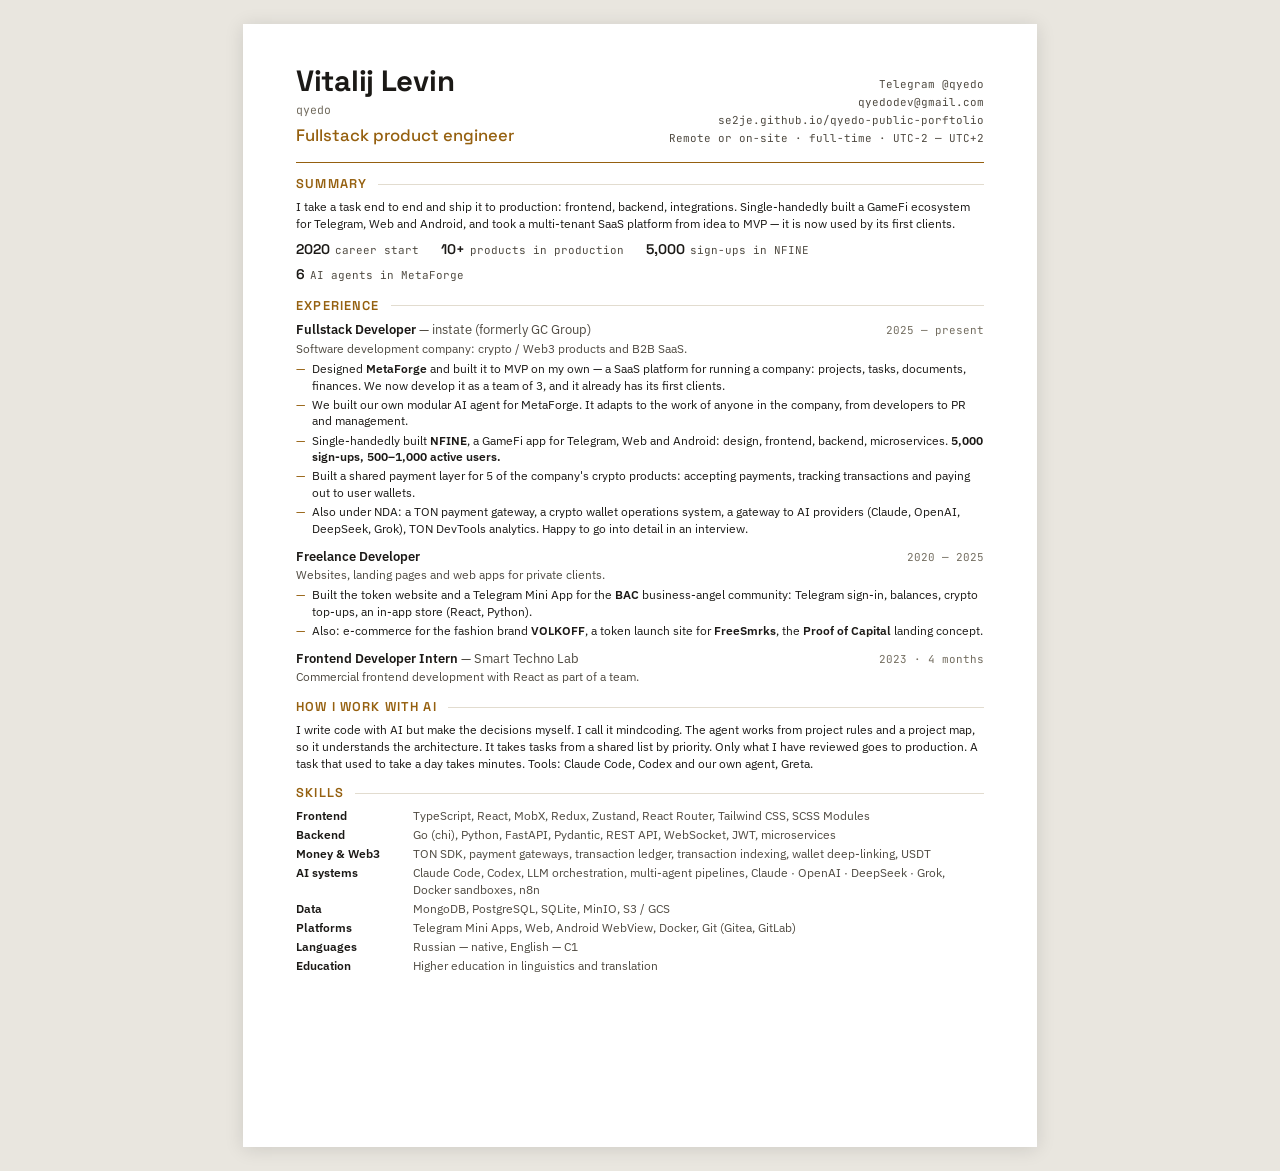
<file: cv/cv.en.html>
<!DOCTYPE html>
<html lang="en">
<head>
<meta charset="UTF-8">
<meta name="viewport" content="width=device-width, initial-scale=1">
<title>Vitalij Levin — CV, fullstack product engineer</title>
<meta name="robots" content="noindex">
<link rel="preconnect" href="https://fonts.googleapis.com">
<link rel="preconnect" href="https://fonts.gstatic.com" crossorigin>
<link href="https://fonts.googleapis.com/css2?family=IBM+Plex+Sans:wght@400;500;600&family=JetBrains+Mono:wght@400;500&family=Space+Grotesk:wght@500;600;700&display=swap" rel="stylesheet">
<link rel="stylesheet" href="cv.css">
</head>
<body>
<main class="page">

  <header>
    <div>
      <h1>Vitalij Levin</h1>
      <div class="handle">qyedo</div>
      <div class="role">Fullstack product engineer</div>
    </div>
    <div class="contacts">
      <div><a href="https://t.me/qyedo">Telegram @qyedo</a></div>
      <div><a href="mailto:qyedodev@gmail.com">qyedodev@gmail.com</a></div>
      <div><a href="https://se2je.github.io/qyedo-public-porftolio/?lang=en">se2je.github.io/qyedo-public-porftolio</a></div>
      <div>Remote or on-site · full-time · UTC-2 — UTC+2</div>
    </div>
  </header>

  <section class="summary">
    <h2>Summary</h2>
    <p>I take a task end to end and ship it to production: frontend, backend, integrations. Single-handedly built a GameFi ecosystem for Telegram, Web and Android, and took a multi-tenant SaaS platform from idea to MVP — it is now used by its first clients.</p>
    <div class="facts">
      <span><b>2020</b>career start</span>
      <span><b>10+</b>products in production</span>
      <span><b>5,000</b>sign-ups in NFINE</span>
      <span><b>6</b>AI agents in MetaForge</span>
    </div>
  </section>

  <section>
    <h2>Experience</h2>

    <div class="job">
      <div class="job-head">
        <div class="job-title">Fullstack Developer <span class="org">— instate (formerly GC Group)</span></div>
        <div class="dates">2025 — present</div>
      </div>
      <div class="job-sub">Software development company: crypto / Web3 products and B2B SaaS.</div>
      <ul>
        <li>Designed <b>MetaForge</b> and built it to MVP on my own — a SaaS platform for running a company: projects, tasks, documents, finances. We now develop it as a team of 3, and it already has its first clients.</li>
        <li>We built our own modular AI agent for MetaForge. It adapts to the work of anyone in the company, from developers to PR and management.</li>
        <li>Single-handedly built <b>NFINE</b>, a GameFi app for Telegram, Web and Android: design, frontend, backend, microservices. <b>5,000 sign-ups, 500–1,000 active users.</b></li>
        <li>Built a shared payment layer for 5 of the company's crypto products: accepting payments, tracking transactions and paying out to user wallets.</li>
        <li>Also under NDA: a TON payment gateway, a crypto wallet operations system, a gateway to AI providers (Claude, OpenAI, DeepSeek, Grok), TON DevTools analytics. Happy to go into detail in an interview.</li>
      </ul>
    </div>

    <div class="job">
      <div class="job-head">
        <div class="job-title">Freelance Developer</div>
        <div class="dates">2020 — 2025</div>
      </div>
      <div class="job-sub">Websites, landing pages and web apps for private clients.</div>
      <ul>
        <li>Built the token website and a Telegram Mini App for the <b>BAC</b> business-angel community: Telegram sign-in, balances, crypto top-ups, an in-app store (React, Python).</li>
        <li>Also: e-commerce for the fashion brand <b>VOLKOFF</b>, a token launch site for <b>FreeSmrks</b>, the <b class="nw">Proof of Capital</b> landing concept.</li>
      </ul>
    </div>

    <div class="job">
      <div class="job-head">
        <div class="job-title">Frontend Developer Intern <span class="org">— Smart Techno Lab</span></div>
        <div class="dates">2023 · 4 months</div>
      </div>
      <div class="job-sub">Commercial frontend development with React as part of a team.</div>
    </div>
  </section>

  <section>
    <h2>How I work with AI</h2>
    <p>I write code with AI but make the decisions myself. I call it mindcoding. The agent works from project rules and a project map, so it understands the architecture. It takes tasks from a shared list by priority. Only what I have reviewed goes to production. A task that used to take a day takes minutes. Tools: Claude Code, Codex and our own agent, Greta.</p>
  </section>

  <section>
    <h2>Skills</h2>
    <dl class="skills">
      <dt>Frontend</dt><dd>TypeScript, React, MobX, Redux, Zustand, React Router, Tailwind CSS, SCSS Modules</dd>
      <dt>Backend</dt><dd>Go (chi), Python, FastAPI, Pydantic, REST API, WebSocket, JWT, microservices</dd>
      <dt>Money &amp; Web3</dt><dd>TON SDK, payment gateways, transaction ledger, transaction indexing, <span class="nw">wallet deep-linking</span>, USDT</dd>
      <dt>AI systems</dt><dd>Claude Code, Codex, LLM orchestration, multi-agent pipelines, Claude · OpenAI · DeepSeek · Grok, <span class="nw">Docker sandboxes</span>, n8n</dd>
      <dt>Data</dt><dd>MongoDB, PostgreSQL, SQLite, MinIO, S3 / GCS</dd>
      <dt>Platforms</dt><dd>Telegram Mini Apps, Web, Android WebView, Docker, Git (Gitea, GitLab)</dd>
      <dt>Languages</dt><dd>Russian — native, English — C1</dd>
      <dt>Education</dt><dd>Higher education in linguistics and translation</dd>
    </dl>
  </section>

</main>
</body>
</html>
</file>
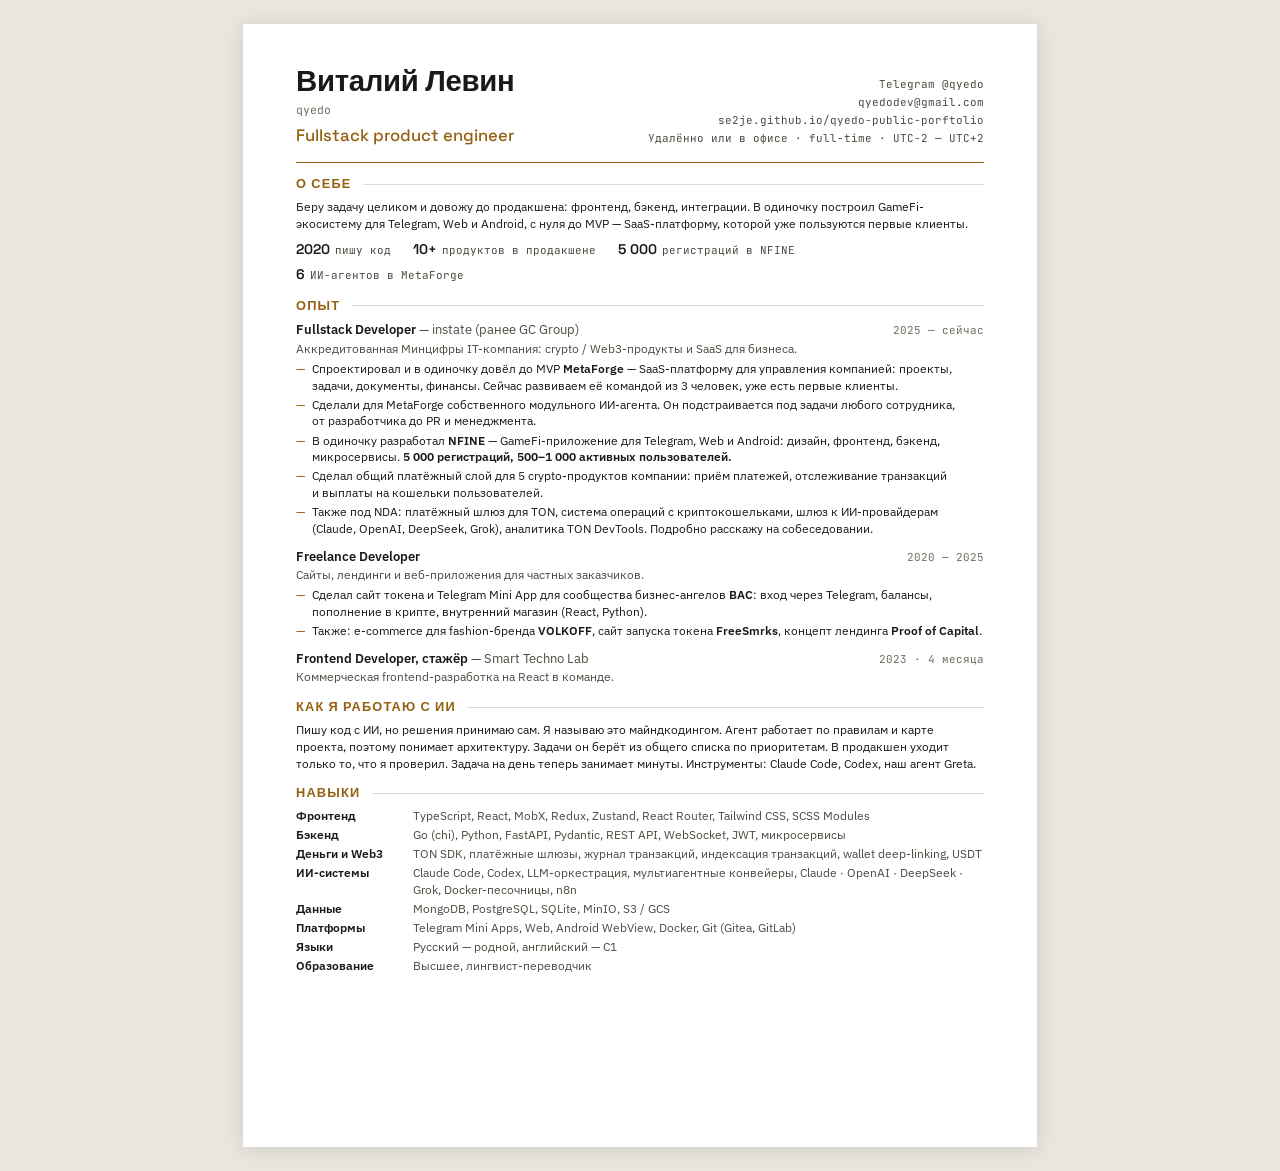
<file: cv/cv.ru.html>
<!DOCTYPE html>
<html lang="ru">
<head>
<meta charset="UTF-8">
<meta name="viewport" content="width=device-width, initial-scale=1">
<title>Виталий Левин — резюме, fullstack product engineer</title>
<meta name="robots" content="noindex">
<link rel="preconnect" href="https://fonts.googleapis.com">
<link rel="preconnect" href="https://fonts.gstatic.com" crossorigin>
<link href="https://fonts.googleapis.com/css2?family=IBM+Plex+Sans:wght@400;500;600&family=JetBrains+Mono:wght@400;500&family=Space+Grotesk:wght@500;600;700&display=swap" rel="stylesheet">
<link rel="stylesheet" href="cv.css">
</head>
<body>
<main class="page">

  <header>
    <div>
      <h1>Виталий Левин</h1>
      <div class="handle">qyedo</div>
      <div class="role">Fullstack product engineer</div>
    </div>
    <div class="contacts">
      <div><a href="https://t.me/qyedo">Telegram @qyedo</a></div>
      <div><a href="mailto:qyedodev@gmail.com">qyedodev@gmail.com</a></div>
      <div><a href="https://se2je.github.io/qyedo-public-porftolio/">se2je.github.io/qyedo-public-porftolio</a></div>
      <div>Удалённо или в офисе · full-time · UTC-2 — UTC+2</div>
    </div>
  </header>

  <section class="summary">
    <h2>О себе</h2>
    <p>Беру задачу целиком и&nbsp;довожу до&nbsp;продакшена: фронтенд, бэкенд, интеграции. В&nbsp;одиночку построил GameFi-экосистему для Telegram, Web и&nbsp;Android, с&nbsp;нуля до&nbsp;MVP&nbsp;— SaaS-платформу, которой уже пользуются первые клиенты.</p>
    <div class="facts">
      <span><b>2020</b>пишу код</span>
      <span><b>10+</b>продуктов в продакшене</span>
      <span><b>5&nbsp;000</b>регистраций в NFINE</span>
      <span><b>6</b>ИИ-агентов в MetaForge</span>
    </div>
  </section>

  <section>
    <h2>Опыт</h2>

    <div class="job">
      <div class="job-head">
        <div class="job-title">Fullstack Developer <span class="org">— instate (ранее GC Group)</span></div>
        <div class="dates">2025 — сейчас</div>
      </div>
      <div class="job-sub">Аккредитованная Минцифры IT-компания: crypto / Web3-продукты и SaaS для бизнеса.</div>
      <ul>
        <li>Спроектировал и&nbsp;в&nbsp;одиночку довёл до&nbsp;MVP <b>MetaForge</b>&nbsp;— SaaS-платформу для управления компанией: проекты, задачи, документы, финансы. Сейчас развиваем её командой из&nbsp;3&nbsp;человек, уже есть первые клиенты.</li>
        <li>Сделали для MetaForge собственного модульного ИИ-агента. Он&nbsp;подстраивается под задачи любого сотрудника, от&nbsp;разработчика до&nbsp;PR и&nbsp;менеджмента.</li>
        <li>В&nbsp;одиночку разработал <b>NFINE</b>&nbsp;— GameFi-приложение для Telegram, Web и&nbsp;Android: дизайн, фронтенд, бэкенд, микросервисы. <b>5&nbsp;000 регистраций, 500–1&nbsp;000 активных пользователей.</b></li>
        <li>Сделал общий платёжный слой для&nbsp;5&nbsp;crypto-продуктов компании: приём платежей, отслеживание транзакций и&nbsp;выплаты на&nbsp;кошельки пользователей.</li>
        <li>Также под NDA: платёжный шлюз для TON, система операций с&nbsp;криптокошельками, шлюз к&nbsp;ИИ-провайдерам (Claude, OpenAI, DeepSeek, Grok), аналитика TON DevTools. Подробно расскажу на&nbsp;собеседовании.</li>
      </ul>
    </div>

    <div class="job">
      <div class="job-head">
        <div class="job-title">Freelance Developer</div>
        <div class="dates">2020 — 2025</div>
      </div>
      <div class="job-sub">Сайты, лендинги и веб-приложения для частных заказчиков.</div>
      <ul>
        <li>Сделал сайт токена и&nbsp;Telegram Mini App для сообщества бизнес-ангелов <b>BAC</b>: вход через Telegram, балансы, пополнение в&nbsp;крипте, внутренний магазин (React, Python).</li>
        <li>Также: e-commerce для fashion-бренда <b>VOLKOFF</b>, сайт запуска токена <b>FreeSmrks</b>, концепт лендинга <b class="nw">Proof of Capital</b>.</li>
      </ul>
    </div>

    <div class="job">
      <div class="job-head">
        <div class="job-title">Frontend Developer, стажёр <span class="org">— Smart Techno Lab</span></div>
        <div class="dates">2023 · 4 месяца</div>
      </div>
      <div class="job-sub">Коммерческая frontend-разработка на React в команде.</div>
    </div>
  </section>

  <section>
    <h2>Как я работаю с ИИ</h2>
    <p>Пишу код с&nbsp;ИИ, но&nbsp;решения принимаю сам. Я&nbsp;называю это майндкодингом. Агент работает по&nbsp;правилам и&nbsp;карте проекта, поэтому понимает архитектуру. Задачи он берёт из&nbsp;общего списка по&nbsp;приоритетам. В&nbsp;продакшен уходит только то, что я&nbsp;проверил. Задача на&nbsp;день теперь занимает минуты. Инструменты: Claude Code, Codex, наш агент Greta.</p>
  </section>

  <section>
    <h2>Навыки</h2>
    <dl class="skills">
      <dt>Фронтенд</dt><dd>TypeScript, React, MobX, Redux, Zustand, React Router, Tailwind CSS, SCSS Modules</dd>
      <dt>Бэкенд</dt><dd>Go (chi), Python, FastAPI, Pydantic, REST API, WebSocket, JWT, микросервисы</dd>
      <dt>Деньги и Web3</dt><dd>TON SDK, платёжные шлюзы, журнал транзакций, индексация транзакций, <span class="nw">wallet deep-linking</span>, USDT</dd>
      <dt>ИИ-системы</dt><dd>Claude Code, Codex, LLM-оркестрация, мультиагентные конвейеры, Claude · OpenAI · DeepSeek · Grok, <span class="nw">Docker-песочницы</span>, n8n</dd>
      <dt>Данные</dt><dd>MongoDB, PostgreSQL, SQLite, MinIO, S3 / GCS</dd>
      <dt>Платформы</dt><dd>Telegram Mini Apps, Web, Android WebView, Docker, Git (Gitea, GitLab)</dd>
      <dt>Языки</dt><dd>Русский — родной, английский — C1</dd>
      <dt>Образование</dt><dd>Высшее, лингвист-переводчик</dd>
    </dl>
  </section>

</main>
</body>
</html>
</file>
<file: cv/cv.css>
/* Shared print styles for the CV (A4, one column). Build: cv/build.ps1 */
@page { size: A4; margin: 0; }

:root{
  --ink:#1b1916;
  --dim:#4f4a41;
  --mute:#736d60;
  --line:#e2dccf;
  --accent:#95600f;
}

*{ box-sizing:border-box; margin:0; padding:0; }
html{ -webkit-print-color-adjust:exact; print-color-adjust:exact; }
body{
  font-family:'IBM Plex Sans', 'Segoe UI', system-ui, sans-serif;
  font-size:9pt; line-height:1.4; color:var(--ink); background:#fff;
}
a{ color:inherit; text-decoration:none; }
b{ font-weight:600; }

.page{ width:210mm; min-height:297mm; padding:11mm 14mm 9mm; margin:0 auto; }

/* header */
header{
  display:grid; grid-template-columns:1fr auto; gap:8mm; align-items:end;
  padding-bottom:4mm; border-bottom:1.4px solid var(--accent);
}
h1{ font-family:'Space Grotesk', sans-serif; font-weight:700; font-size:22pt; line-height:1.05; letter-spacing:-.01em; }
.handle{ font-family:'JetBrains Mono', monospace; font-size:8.6pt; color:var(--mute); margin-top:1.4mm; }
.role{ font-family:'Space Grotesk', sans-serif; font-weight:500; font-size:12.5pt; color:var(--accent); margin-top:1.6mm; }
.contacts{ text-align:right; font-family:'JetBrains Mono', monospace; font-size:8.2pt; color:var(--dim); line-height:1.65; }

/* sections */
section{ margin-top:3.2mm; }
h2{
  display:flex; align-items:center; gap:3mm;
  font-family:'Space Grotesk', sans-serif; font-weight:600; font-size:9.6pt;
  text-transform:uppercase; letter-spacing:.09em; color:var(--accent); margin-bottom:1.5mm;
}
h2::after{ content:''; flex:1; height:1px; background:var(--line); }
h2{ break-after:avoid; }

.summary p + p{ margin-top:1.2mm; }

.facts{ display:flex; flex-wrap:wrap; gap:1.5mm 6mm; margin-top:2mm; font-family:'JetBrains Mono', monospace; font-size:8.2pt; color:var(--dim); }
.facts b{ font-family:'Space Grotesk', sans-serif; font-size:10.5pt; color:var(--ink); margin-right:1.2mm; }

/* experience */
.job{ margin-top:2.4mm; break-inside:avoid; }
.job:first-of-type{ margin-top:0; }
.job-head{ display:flex; justify-content:space-between; align-items:baseline; gap:4mm; }
.job-title{ font-weight:600; font-size:10pt; }
.job-title .org{ font-weight:400; color:var(--dim); }
.dates{ font-family:'JetBrains Mono', monospace; font-size:8.2pt; color:var(--mute); white-space:nowrap; }
.job-sub{ color:var(--dim); margin-top:.5mm; }

ul{ list-style:none; margin-top:.8mm; }
li{ position:relative; padding-left:4.2mm; margin-top:.6mm; break-inside:avoid; }
li::before{ content:'—'; position:absolute; left:0; color:var(--accent); }

/* skills */
.skills{ display:grid; grid-template-columns:27mm 1fr; column-gap:4mm; row-gap:.6mm; }
.skills{ break-inside:avoid; }
.skills dt{ font-weight:600; }
.skills dd{ color:var(--dim); }

.nw{ white-space:nowrap; }

@media screen{
  body{ background:#e9e6df; }
  .page{ background:#fff; margin:24px auto; box-shadow:0 2px 18px rgba(0,0,0,.12); }
}
</file>
